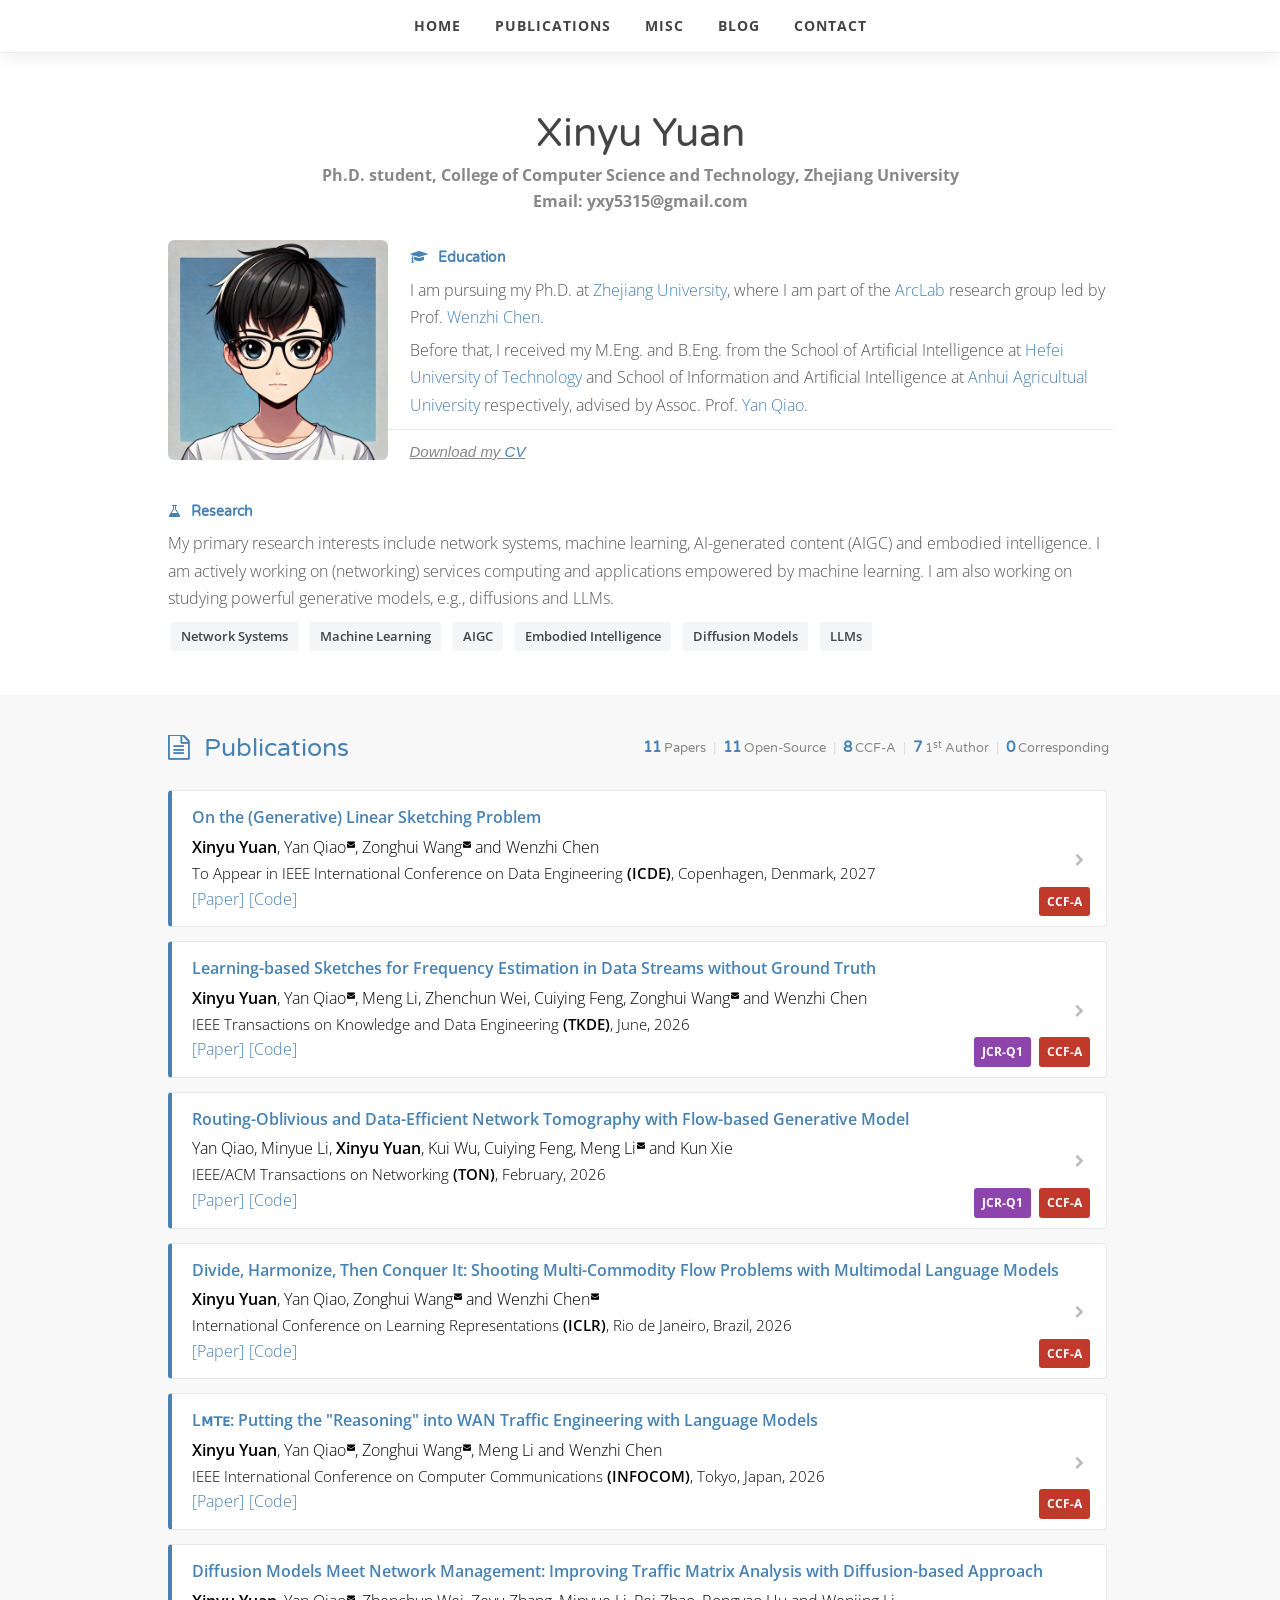
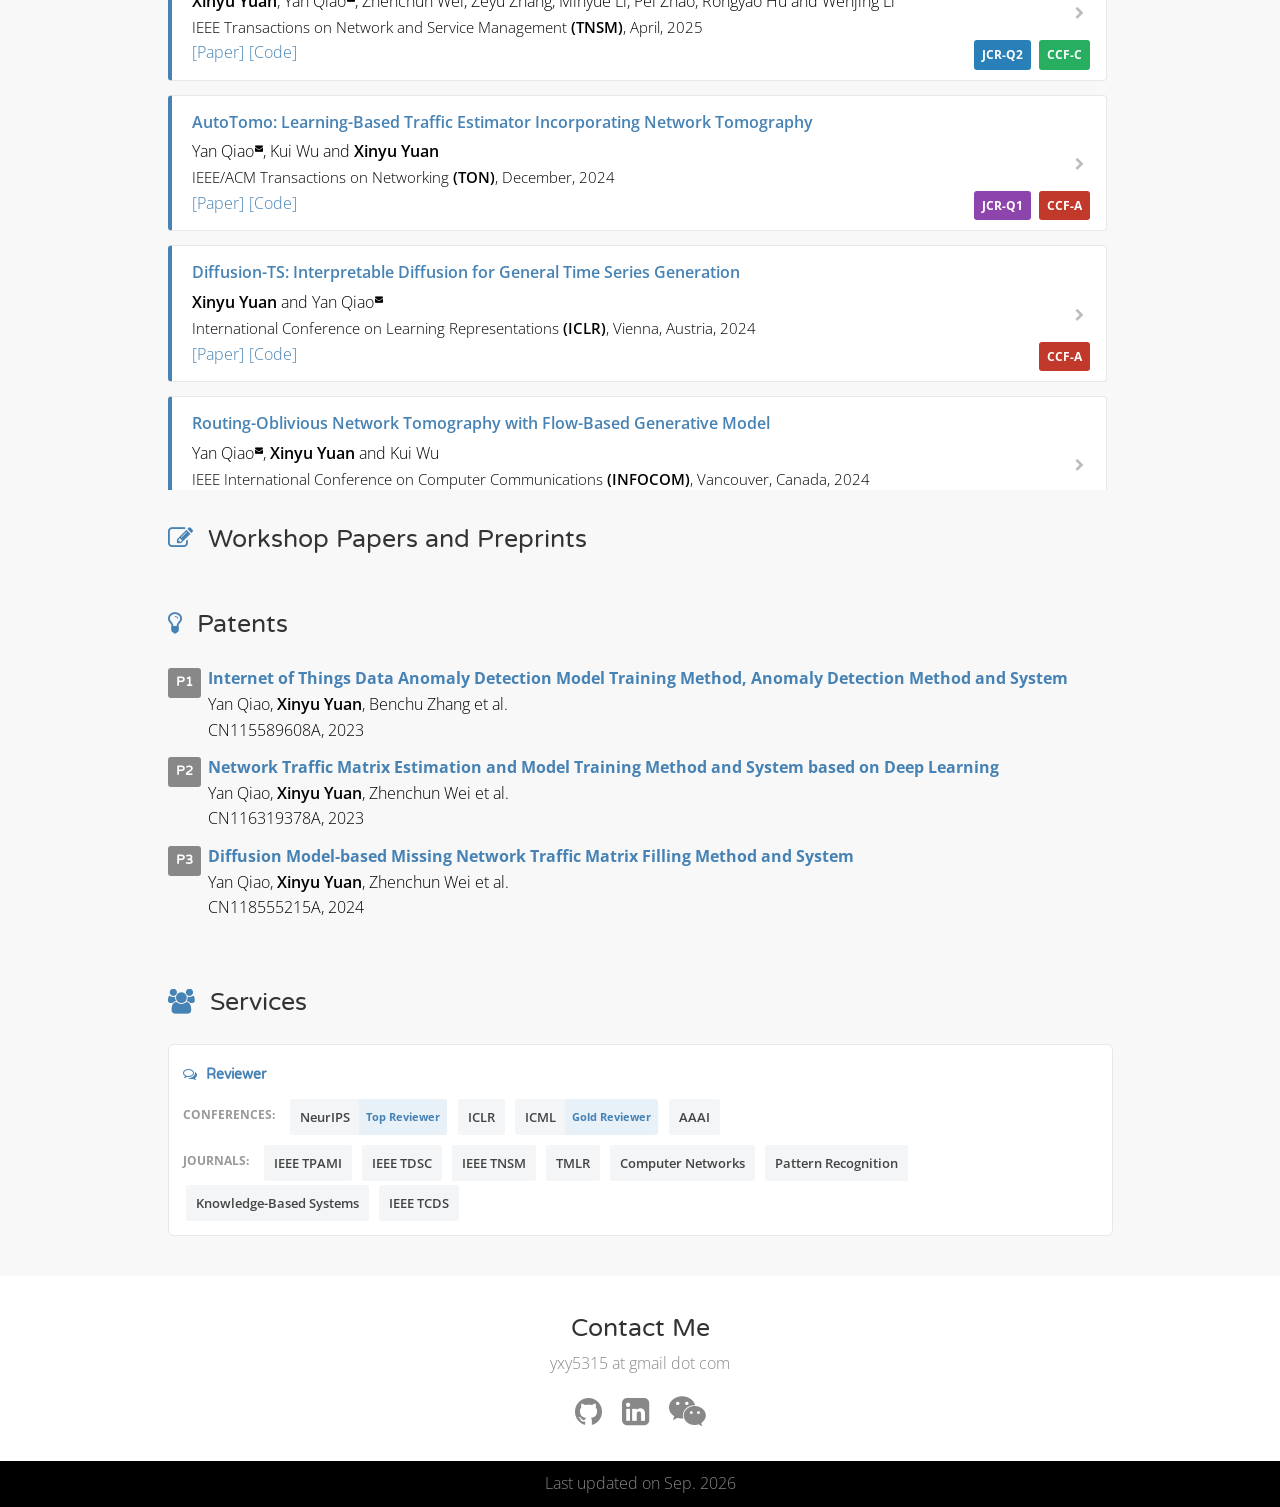
<file: index.html>
<!DOCTYPE html>
<html lang="en">

  <head>
    <meta charset="utf-8">
    <meta name="viewport" content="width=device-width, initial-scale=1.0">
    <meta name="author" content="Xinyu Yuan">
    <meta name="description" content="Xinyu Yuan is a Ph.D. student at ZJU, China. Advised by Professor Wenzhi Chen, his research includes machine learning, network management, optimization and generative models.">
    <meta name="keywords" content="Xinyu Yuan,Learning,AIGC,Star,Network,Homepage">
    <title>Xinyu Yuan's Homepage</title>

    <link rel="apple-touch-icon" sizes="180x180" href="images/favicons/zju-badge-180x180.png">
    <link rel="icon" type="image/png" sizes="32x32" href="images/favicons/zju-badge-32x32.png">
    <link rel="icon" type="image/png" sizes="16x16" href="images/favicons/zju-badge-16x16.png">
    <link rel="manifest" href="images/favicons/site.webmanifest">
    <link rel="mask-icon" href="images/favicons/zju-badge-vgodz.svg" color="#5bbad5">
    <link rel="shortcut icon" href="images/favicons/zju-badge-favicon.ico">
    <meta name="msapplication-TileColor" content="#9f00a7">
    <meta name="msapplication-config" content="images/favicons/browserconfig.xml">
    <meta name="theme-color" content="#ffffff">

    <!-- CSS -->
    <link href="css/bootstrap.min.css" rel="stylesheet" type="text/css">
    <link href="font-awesome/css/font-awesome.min.css" rel="stylesheet" type="text/css">
    <link href="css/animate.css" rel="stylesheet">
    <link href="css/style.css?v=bc5ea2" rel="stylesheet">
  </head>

  <body id="page-top" data-spy="scroll" data-target=".navbar-custom">
    <!-- Preloader -->
    <div id="preloader">
      <div id="load"></div>
    </div>

    <!-- Navigation -->
    <div id="navigation">
      <nav class="navbar navbar-custom" role="navigation">
        <div class="container">
          <div class="row">
            <div class="col-md-12">

              <div class="navbar-header">
                <button type="button" class="navbar-toggle" data-toggle="collapse" data-target="#menu">
                  <i class="fa fa-bars"></i>
                </button>
              </div>

              <div class="collapse navbar-collapse" id="menu">
                <ul class="nav navbar-nav">
                  <li class="active"><a href="#about">Home</a></li>
                  <li><a href="#next-publications">Publications</a></li>
                  <li><a href="#next-misc">Misc</a></li>
                  <li><a href="blog/index.html">Blog</a></li>
                  <li><a href="#next-contact">Contact</a></li>
                </ul>
              </div>
            </div>
          </div>
        </div>
      </nav>
    </div>
    <!-- /Navigation -->

    <!-- Section: about -->
    <section id="about" class="home-section">
      <div class="container">
        <div class="row">
          <div class="col-lg-8 col-lg-offset-2">
            <div class="page-heading section-heading text-center">
              <h2>Xinyu Yuan</h2>
              <p><strong>Ph.D. student, College of Computer Science and Technology, Zhejiang University<br/>Email: yxy5315@gmail.com</strong></p>
            </div>
          </div>
        </div>
      </div>

      <div class="container">
        <div class="row">
          <div class="col-md-1"></div>
          <div class="col-md-10">
            <img src="images/Profile_anime.jpg" class="portrait-float" alt=""/>
            <div class="bio-card">
              <div class="bio-item">
                <span class="bio-label"><i class="fa fa-graduation-cap"></i> Education</span>
                <p>
                  I am pursuing my Ph.D. at <a href="https://www.zju.edu.cn/english/">Zhejiang University</a>,
                  where I am part of the <a href="http://arc.zju.edu.cn/">ArcLab</a> research group
                  led by Prof. <a target="_blank" href="https://person.zju.edu.cn/chenwenzhi">Wenzhi Chen</a>.
                </p>
                <p>
                  Before that, I received my M.Eng. and B.Eng. from the School of Artificial Intelligence at
                  <a href="https://www.hfut.edu.cn/">Hefei University of Technology</a>
                  and School of Information and Artificial Intelligence
                  at <a target="_blank" href="https://eng.ahau.edu.cn/">Anhui Agricultual University</a>
                  respectively, advised by Assoc. Prof.
                  <a target="_blank" href="http://faculty.hfut.edu.cn/qiaoyan/en/index.htm">Yan Qiao</a>.
                </p>
              </div>
              <p class="down-cv">
                Download my <a target="_blank" href="pdf/CV_XinyuYuan.pdf">CV</a>
              </p>
            </div>

            <div class="bio-card" style="clear: both; padding-top: 14px;">
              <div class="bio-item">
                <span class="bio-label"><i class="fa fa-flask"></i> Research</span>
                <p>
                  My primary research interests include network systems, machine learning,
                  AI-generated content (AIGC) and embodied intelligence.
                  I am actively working on (networking) services computing and applications
                  empowered by machine learning.
                  I am also working on studying powerful generative models, e.g., diffusions and LLMs.
                </p>
                <div class="interest-tags">
                  <span class="rev-conf">Network Systems</span>
                  <span class="rev-conf">Machine Learning</span>
                  <span class="rev-conf">AIGC</span>
                  <span class="rev-conf">Embodied Intelligence</span>
                  <span class="rev-conf">Diffusion Models</span>
                  <span class="rev-conf">LLMs</span>
                </div>
              </div>
            </div>
          </div>
          <div class="col-md-1"></div>
        </div>
      </div>

      <div id="next-publications"></div>
    </section>
    <!-- /Section: about -->

    <!-- Section: publications -->
    <section id="publications" class="home-section bg-gray">
      <div class="container">
        <div class="row">
          <div class="col-lg-10 col-lg-offset-1">
            <div class="section-heading">
              <h3>
                <i class="fa fa-file-text-o"></i> <a target="_blank" href="https://scholar.google.com/citations?user=n7Oy3WcAAAAJ&hl=en">Publications</a>
                <span class="pub-stats-inline">
                  <span class="pub-stat"><span class="pub-stat-num">11</span> Papers</span>
                  <span class="pub-divider">|</span>
                  <span class="pub-stat"><span class="pub-stat-num">11</span> Open-Source</span>
                  <span class="pub-divider">|</span>
                  <span class="pub-stat"><span class="pub-stat-num">8</span> CCF-A</span>
                  <span class="pub-divider">|</span>
                  <span class="pub-stat"><span class="pub-stat-num">7</span> 1<sup>st</sup> Author</span>
                  <span class="pub-divider">|</span>
                  <span class="pub-stat"><span class="pub-stat-num">0</span> Corresponding</span>
                </span>
              </h3>
            </div>

            <div class="pub-scroll">
            <ul class="pub-list">

              <li>
                <div class="publication">
                  <div class="text">
                    <div class="title">
                      On the (Generative) Linear Sketching Problem
                    </div>
                    <div class="authors">
                      <span class="cd">Xinyu Yuan</span>, Yan Qiao<span class="corr"><i class="fa fa-envelope"></i></span>, Zonghui Wang<span class="corr"><i class="fa fa-envelope"></i></span> and Wenzhi Chen
                    </div>
                  </div>
                  <div class="venue">To Appear in IEEE International Conference on Data Engineering <span class="venue-st">(ICDE)</span>, Copenhagen, Denmark, 2027</div>
                  <span class="tag"><a target="_blank" href="https://arxiv.org/abs/2603.14474">[Paper]</a></span>
                  <span class="tag"><a target="_blank" href="https://github.com/Y-debug-sys/FLORE">[Code]</a></span>
                  <span class="pub-rank ccf-a">CCF-A</span>
                </div>
                <div class="pub-details">
                  <div class="pub-details-content">
                    <div class="pub-img">
                      <img src="images/linear-sketching.png" alt="Linear Sketching Overview">
                    </div>
                    <div class="pub-abstract">
                      <p>Sketch techniques have been extensively studied in recent years and are especially well-suited to data streaming scenarios, where the sketch summary is updated quickly and compactly. However, it is challenging to recover the current state from these summaries in a way that is accurate, fast, and real. In this paper, we seek a new solution that reconciles this tension, aiming for near-perfect recovery with lightweight computational procedures. Focusing on linear sketching problems of the form Φf → f, our study proceeds in three phases. First, we revisit existing techniques and show the root cause of the dilemma: an orthogonal information loss during the summarization process. Second, we investigate how generative priors can be leveraged to bridge the gap and thereby allow theoretically superior recovery. Third, we present FLORE, the first generative sketching paradigm to embrace these analyses. At its core, FLORE integrates invertible flows with efficient sketch instances to achieve the best of two worlds. More importantly, FLORE can be trained online without access to ground-truth data, which is readily deployable in practice. Comprehensive experiments demonstrate FLORE's ability to provide high-quality recovery, and support summary with low computing overhead, outperforming previous methods by up to 1000× in error reduction and 100× in processing speed compared to learning-based solutions.</p>
                    </div>
                  </div>
                </div>
              </li>

              <li>
                <div class="publication">
                  <div class="text">
                    <div class="title">
                      Learning-based Sketches for Frequency Estimation in Data Streams without Ground Truth
                    </div>
                    <div class="authors">
                      <span class="cd">Xinyu Yuan</span>, Yan Qiao<span class="corr"><i class="fa fa-envelope"></i></span>, Meng Li, Zhenchun Wei, Cuiying Feng, Zonghui Wang<span class="corr"><i class="fa fa-envelope"></i></span> and Wenzhi Chen
                    </div>
                  </div>
                  <div class="venue">IEEE Transactions on Knowledge and Data Engineering <span class="venue-st">(TKDE)</span>, June, 2026</div>
                  <span class="tag"><a target="_blank" href="https://arxiv.org/abs/2412.03611">[Paper]</a></span>
                  <span class="tag"><a target="_blank" href="https://github.com/Y-debug-sys/UCL-sketch">[Code]</a></span>
                  <span class="pub-rank ccf-a">CCF-A</span>
  <span class="pub-rank jcr-q1">JCR-Q1</span>
                </div>
                <div class="pub-details">
                  <div class="pub-details-content">
                    <div class="pub-img">
                      <img src="images/ucl-sketch.png" alt="UCL-Sketch Overview">
                    </div>
                    <div class="pub-abstract">
                      <p>Estimating the frequency of items on the high-volume, fast data stream has been extensively studied in many areas, such as database and network measurement. Traditional sketches provide only coarse estimates under strict memory constraints. Although some learning-augmented methods have emerged recently, they typically rely on offline training with real frequencies or/and labels, which are often unavailable. Moreover, these methods suffer from slow update speeds, limiting their suitability for real-time processing despite offering only marginal accuracy improvements. To overcome these challenges, we propose UCL-sketch, a practical learning-based paradigm for per-key frequency estimation. 
Our design introduces two key innovations: (i) an online training mechanism based on equivalent learning that requires no ground truth (GT), and (ii) a highly scalable architecture leveraging logically structured estimation buckets to scale to real-world data stream. The UCL-sketch, which utilizes compressive sensing (CS), converges to an estimator that provably yields a error bound far lower than that of prior works, without sacrificing the speed of processing. Extensive experiments on both real-world and synthetic datasets demonstrate that our approach outperforms previously proposed approaches regarding per-key accuracy and distribution. Notably, under extremely tight memory budgets, its quality almost matches that of an (infeasible) omniscient oracle. Moreover, compared to the existing equation-based sketch, UCL-sketch achieves an average decoding speedup of nearly 500 times.</p>
                    </div>
                  </div>
                </div>
              </li>

              <li>
                <div class="publication">
                  <div class="text">
                    <div class="title">
                      Routing-Oblivious and Data-Efficient Network Tomography with Flow-based Generative Model
                    </div>
                    <div class="authors">
                      Yan Qiao, Minyue Li, <span class="cd">Xinyu Yuan</span>, Kui Wu, Cuiying Feng, Meng Li<span class="corr"><i class="fa fa-envelope"></i></span> and Kun Xie
                    </div>
                  </div>
                  <div class="venue">IEEE/ACM Transactions on Networking <span class="venue-st">(TON)</span>, February, 2026</div>
                  <span class="tag"><a target="_blank" href="https://ieeexplore.ieee.org/document/11397407">[Paper]</a></span>
                  <span class="tag"><a target="_blank" href="https://github.com/duoduoqiao/FlowTM">[Code]</a></span>
                  <span class="pub-rank ccf-a">CCF-A</span>
  <span class="pub-rank jcr-q1">JCR-Q1</span>
                </div>
                <div class="pub-details">
                  <div class="pub-details-content">
                    <div class="pub-img">
                      <img src="images/flowtm-extend.png" alt="FlowTM (extended) Overview">
                    </div>
                    <div class="pub-abstract">
                      <p>Given the high cost associated with directly measuring the Traffic Matrix (TM), researchers have devoted efforts to devising methods for estimating the complete TM from low-cost link loads by solving a set of heavily ill-posed linear equations. Today’s increasingly intricate networks present an even greater challenge: as adaptive and dynamically changing routing strategies are gradually replacing traditional fixed routing schemes, the routing matrix within these equations can no longer be deemed reliable. In our previous work, we pioneered a flow-based generative model, FlowTM, which estimated the TM by establishing an invertible correlation between the TM and link loads without relying on the routing matrix. We demonstrated that the missing information in the ill-posed equations can be decoupled from the TM and learned jointly with the invertible mapping. Considering that acquiring a complete training set for FlowTM is often impractical in many real-world networks, we further propose an enhanced model, FlowTM+, in this extended work. It incorporates an Inspector module to mine deeper latent structures from the partially observed TM data and link load measurements. This new technique effectively compensates for unobservable information in the training data. Extensive experiments demonstrate that FlowTM improves the performance of the best baseline by 38%–58% when the actual routing matrix is absent. Remarkably, with only 2% of the training data, FlowTM+ achieves an estimation accuracy comparable to that of state-of-the-art baselines trained with full routing knowledge and complete training data.</p>
                    </div>
                  </div>
                </div>
              </li>

              <li>
                <div class="publication">
                  <div class="text">
                    <div class="title">
                      Divide, Harmonize, Then Conquer It: Shooting Multi-Commodity Flow Problems with Multimodal Language Models
                    </div>
                    <div class="authors">
                      <span class="cd">Xinyu Yuan</span>, Yan Qiao, Zonghui Wang<span class="corr"><i class="fa fa-envelope"></i></span> and Wenzhi Chen<span class="corr"><i class="fa fa-envelope"></i></span>
                    </div>
                  </div>
                  <div class="venue">International Conference on Learning Representations <span class="venue-st">(ICLR)</span>, Rio de Janeiro, Brazil, 2026</div>
                  <span class="tag"><a target="_blank" href="https://arxiv.org/abs/2602.11057">[Paper]</a></span>
                  <span class="tag"><a target="_blank" href="https://github.com/Y-debug-sys/Pram">[Code]</a></span>
                  <span class="pub-rank ccf-a">CCF-A</span>
</div>
                <div class="pub-details">
                  <div class="pub-details-content">
                    <div class="pub-img">
                      <img src="images/pram.png" alt="Pram Overview">
                    </div>
                    <div class="pub-abstract">
                      <p>The multi-commodity flow (MCF) problem is a fundamental topic in network flow and combinatorial optimization, with broad applications in transportation, communication, and logistics, etc. Nowadays, the rapid expansion of allocation systems has posed challenges for existing optimization engines in balancing optimality and tractability. In this paper, we present Pram, the first ML-based method that leverages the reasoning power of multimodal language models (MLMs) for addressing the trade-off dilemma -- a great need of service providers. As part of our proposal, Pram (i) quickly computes high-quality allocations by dividing the original problem into local subproblems, which are then resolved by an MLM-powered "agent", and (ii) ensures global consistency by harmonizing these subproblems via a multi-agent reinforcement learning algorithm. Theoretically, we show that Pram, which learns to perform gradient descent in context, provably converges to the optimum within the family of MCF problems. Empirically, on real-world datasets and public topologies, Pram achieves performance comparable to, and in some cases even surpassing, linear programming solvers (very close to the optimal solution), and substantially lower runtimes (1 to 2 orders of magnitude faster). Moreover, Pram exhibits strong robustness (<10% performance degradation under link failures or flow bursts), demonstrating MLM's generalization ability to unforeseen events. Pram is objective-agnostic and seamlessly integrates with mainstream allocation systems, providing a practical and scalable solution for future networks.</p>
                    </div>
                  </div>
                </div>
              </li>

              <li>
                <div class="publication">
                  <div class="text">
                    <div class="title">
                      Lᴍᴛᴇ: Putting the "Reasoning" into WAN Traffic Engineering with Language Models
                    </div>
                    <div class="authors">
                      <span class="cd">Xinyu Yuan</span>, Yan Qiao<span class="corr"><i class="fa fa-envelope"></i></span>, Zonghui Wang<span class="corr"><i class="fa fa-envelope"></i></span>, Meng Li and Wenzhi Chen
                    </div>
                  </div>
                  <div class="venue">IEEE International Conference on Computer Communications <span class="venue-st">(INFOCOM)</span>, Tokyo, Japan, 2026</div>
                  <span class="tag"><a target="_blank" href="http://arxiv.org/abs/2602.00941">[Paper]</a></span>
                  <span class="tag"><a target="_blank" href="https://github.com/Y-debug-sys/LMTE">[Code]</a></span>
                  <span class="pub-rank ccf-a">CCF-A</span>
</div>
                <div class="pub-details">
                  <div class="pub-details-content">
                    <div class="pub-img">
                      <img src="images/lmte.png" alt="LMTE Overview">
                    </div>
                    <div class="pub-abstract">
                      <p>The rapid expansion of modern wide-area networks (WANs) has made traffic engineering (TE) increasingly challenging, as traditional solvers struggle to keep pace. Although existing offline ML-driven approaches accelerate TE optimization with deep neural networks (DNNs), they often lack sufficient expressiveness and generalization on unseen traffic patterns or topologies, limiting their practicality. Inspired by the success of large language models (LMs), for the first time, this paper investigates their potential as general-purpose traffic planners. Our contributions are two-fold: (i) Theoretically, we show that pre-trained LMs can simulate the sequential decision processes underlying TE and, crucially, exhibit parallel reasoning capabilities, making them well-suited for the task; (ii) Practically, we present LMTE, a novel LM-driven TE framework that embraces these insights through efficient multimodal alignment and lightweight configuration generation, all while preserving the model's original abilities. Extensive experiments demonstrate that fold matches top-tier performance on five datasets, achieving up to 15% better maximum link utilization (MLU) and consistently lower performance degradation across diverse scenarios, e.g., less than 5% with high traffic dynamics and link failures. Moreover, it achieves 10 to 100 times speedups over traditional TE solvers.</p>
                    </div>
                  </div>
                </div>
              </li>

              <li>
                <div class="publication">
                  <div class="text">
                    <div class="title">
                      Diffusion Models Meet Network Management: Improving Traffic Matrix Analysis with Diffusion-based Approach
                    </div>
                    <div class="authors">
                      <span class="cd">Xinyu Yuan</span>, Yan Qiao<span class="corr"><i class="fa fa-envelope"></i></span>, Zhenchun Wei, Zeyu Zhang, Minyue Li, Pei Zhao, Rongyao Hu and Wenjing Li
                    </div>
                  </div>
                  <div class="venue">IEEE Transactions on Network and Service Management <span class="venue-st">(TNSM)</span>, April, 2025</div>
                  <span class="tag"><a target="_blank" href="https://ieeexplore.ieee.org/document/10835411">[Paper]</a></span>
                  <span class="tag"><a target="_blank" href="https://github.com/Y-debug-sys/DTM">[Code]</a></span>
                  <span class="pub-rank ccf-c">CCF-C</span>
  <span class="pub-rank jcr-q2">JCR-Q2</span>
                </div>
                <div class="pub-details">
                  <div class="pub-details-content">
                    <div class="pub-img">
                      <img src="images/dtm.png" alt="DTM Overview">
                    </div>
                    <div class="pub-abstract">
                      <p>Due to network operation and maintenance relying heavily on network traffic monitoring, traffic matrix analysis has been one of the most crucial issues for network management related tasks. However, it is challenging to reliably obtain the precise measurement in computer networks because of the high measurement cost, and the unavoidable transmission loss. Although some methods proposed in recent years allowed estimating network traffic from partial flow-level or link-level measurements, they often perform poorly for traffic matrix estimation nowadays. Despite strong assumptions like low-rank structure and the prior distribution, existing techniques are usually task-specific and tend to be significantly worse as modern network communication is extremely complicated and dynamic. To address the dilemma, this paper proposed a diffusion-based traffic matrix analysis framework named Diffusion-TM, which leverages problem-agnostic diffusion to notably elevate the estimation performance in both traffic distribution and accuracy. The novel framework not only takes advantage of the powerful generative ability of diffusion models to produce realistic network traffic, but also leverages the denoising process to unbiasedly estimate all end-to-end traffic in a plug-and-play manner under theoretical guarantee. Moreover, taking into account that compiling an intact traffic dataset is usually infeasible, we also propose a two-stage training scheme to make our framework be insensitive to missing values in the dataset. With extensive experiments with real-world datasets, we illustrate the effectiveness of Diffusion-TM on several tasks. Moreover, the results also demonstrate that our method can obtain promising results even with 5% known values left in the datasets.</p>
                    </div>
                  </div>
                </div>
              </li>

              <li>
                <div class="publication">
                  <div class="text">
                    <div class="title">
                      AutoTomo: Learning-Based Traffic Estimator Incorporating Network Tomography
                    </div>
                    <div class="authors">
                      Yan Qiao<span class="corr"><i class="fa fa-envelope"></i></span>, Kui Wu and <span class="cd">Xinyu Yuan</span>
                    </div>
                  </div>
                  <div class="venue">IEEE/ACM Transactions on Networking <span class="venue-st">(TON)</span>, December, 2024</div>
                  <span class="tag"><a target="_blank" href="https://ieeexplore.ieee.org/document/10589439">[Paper]</a></span>
                  <span class="tag"><a target="_blank" href="https://github.com/duoduoqiao/AutoTomo">[Code]</a></span>
                  <span class="pub-rank ccf-a">CCF-A</span>
  <span class="pub-rank jcr-q1">JCR-Q1</span>
                </div>
                <div class="pub-details">
                  <div class="pub-details-content">
                    <div class="pub-img">
                      <img src="images/autotomo.png" alt="AutoTomo Overview">
                    </div>
                    <div class="pub-abstract">
                      <p>Estimating the Traffic Matrix (TM) is a critical yet resource-intensive process in network management. With the advent of deep learning models, we now have the potential to learn the inverse mapping from link loads to origin-destination (OD) flows more efficiently and accurately. However, a significant hurdle is that all current learning-based techniques necessitate a training dataset covering a comprehensive TM for a specific duration. This requirement is often unfeasible in practical scenarios. This paper addresses this complex learning challenge, specifically when dealing with incomplete and biased TM data. Our initial approach involves parameterizing the unidentified flows, thereby transforming this problem of target-deficient learning into an empirical optimization problem that integrates tomography constraints. Following this, we introduce AutoTomo, a learning-based architecture designed to optimize both the inverse mapping and the unexplored flows during the model’s training phase. We also propose an innovative observation selection algorithm, which aids network operators in gathering the most insightful measurements with limited device resources. We evaluate AutoTomo with three public traffic datasets Abilene, GÉANT and Cernet. The results reveal that AutoTomo outperforms five state-of-the-art learning-based TM estimation techniques. With complete training data, AutoTomo enhances the accuracy of the most efficient method by 15%, while it shows an improvement between 30% to 56% with incomplete training data. Furthermore, AutoTomo exhibits rapid testing speed, making it a viable tool for real-time TM estimation.</p>
                    </div>
                  </div>
                </div>
              </li>

              <li>
                <div class="publication">
                  <div class="text">
                    <div class="title">
                      Diffusion-TS: Interpretable Diffusion for General Time Series Generation
                    </div>
                    <div class="authors">
                      <span class="cd">Xinyu Yuan</span> and Yan Qiao<span class="corr"><i class="fa fa-envelope"></i></span>
                    </div>
                  </div>
                  <div class="venue">International Conference on Learning Representations <span class="venue-st">(ICLR)</span>, Vienna, Austria, 2024</div>
                  <span class="tag"><a target="_blank" href="https://arxiv.org/abs/2403.01742">[Paper]</a></span>
                  <span class="tag"><a target="_blank" href="https://github.com/Y-debug-sys/Diffusion-TS">[Code]</a></span>
                  <span class="pub-rank ccf-a">CCF-A</span>
</div>
                <div class="pub-details">
                  <div class="pub-details-content">
                    <div class="pub-img">
                      <img src="images/diffusion-ts.png" alt="Diffusion-TS Overview">
                    </div>
                    <div class="pub-abstract">
                      <p>Denoising diffusion probabilistic models (DDPMs) are becoming the leading paradigm for generative models. It has recently shown breakthroughs in audio synthesis, time series imputation and forecasting. In this paper, we propose Diffusion-TS, a novel diffusion-based framework that generates multivariate time series samples of high quality by using an encoder-decoder transformer with disentangled temporal representations, in which the decomposition technique guides Diffusion-TS to capture the semantic meaning of time series while transformers mine detailed sequential information from the noisy model input. Different from existing diffusion-based approaches, we train the model to directly reconstruct the sample instead of the noise in each diffusion step, combining a Fourier-based loss term. Diffusion-TS is expected to generate time series satisfying both interpretablity and realness. In addition, it is shown that the proposed Diffusion-TS can be easily extended to conditional generation tasks, such as forecasting and imputation, without any model changes. This also motivates us to further explore the performance of Diffusion-TS under irregular settings. Finally, through qualitative and quantitative experiments, results show that Diffusion-TS achieves the state-of-the-art results on various realistic analyses of time series.</p>
                    </div>
                  </div>
                </div>
              </li>

              <li>
                <div class="publication">
                  <div class="text">
                    <div class="title">
                      Routing-Oblivious Network Tomography with Flow-Based Generative Model
                    </div>
                    <div class="authors">
                      Yan Qiao<span class="corr"><i class="fa fa-envelope"></i></span>, <span class="cd">Xinyu Yuan</span> and Kui Wu
                    </div>
                  </div>
                  <div class="venue">IEEE International Conference on Computer Communications <span class="venue-st">(INFOCOM)</span>, Vancouver, Canada, 2024</div>
                  <span class="tag"><a target="_blank" href="https://ieeexplore.ieee.org/document/10621139">[Paper]</a></span>
                  <span class="tag"><a target="_blank" href="https://github.com/duoduoqiao/FlowTM">[Code]</a></span>
                  <span class="pub-rank ccf-a">CCF-A</span>
</div>
                <div class="pub-details">
                  <div class="pub-details-content">
                    <div class="pub-img">
                      <img src="images/flowtm.png" alt="FlowTM Overview">
                    </div>
                    <div class="pub-abstract">
                      <p>Given the high cost associated with directly measuring the traffic matrix (TM), researchers have dedicated decades to devising methods for estimating the complete TM from low-cost link loads by solving a set of heavily ill-posed linear equations. Today’s increasingly intricate networks present an even greater challenge: the routing matrix within these equations can no longer be deemed reliable. To address this challenge, we, for the first time, employ a flow-based generative model for TM estimation by establishing an invertible correlation between TM and link loads, oblivious of the routing matrix. We demonstrate that the lost information within the ill-posed equations can be independently segregated from the TM. Our model collaboratively learns the invertible correlations between TM and link loads as well as the distribution of the lost information. As a result, our model can unbiasedly reverse-transform the link loads to the true TM. Our model has undergone extensive experiments on two real-world datasets. Surprisingly, even without knowledge of the routing matrix, it significantly outperforms six representative baselines in deterministic and noisy routing scenarios regarding estimation accuracy and distribution similarity. Particularly, if the actual routing matrix is absent, our model can improve the performance of the best baseline by 41% ∼ 58%.</p>
                    </div>
                  </div>
                </div>
              </li>

              <li>
                <div class="publication">
                  <div class="text">
                    <div class="title">
                      Unsupervised Anomaly Detection for Multivariate Time Series using Diffusion Model
                    </div>
                    <div class="authors">
                      Rongyao Hu, <span class="cd">Xinyu Yuan</span>, Yan Qiao<span class="corr"><i class="fa fa-envelope"></i></span>, BenChu Zhang and Pei Zhao
                    </div>
                  </div>
                  <div class="venue">IEEE International Conference on Acoustics, Speech and Signal Processing <span class="venue-st">(ICASSP)</span>, Seoul, Korea, 2024</div>
                  <span class="tag"><a target="_blank" href="https://ieeexplore.ieee.org/document/10447083">[Paper]</a></span>
                  <span class="tag"><a target="_blank" href="https://github.com/Hurongyao/TIMEADDM">[Code]</a></span>
                  <span class="pub-rank ccf-b">CCF-B</span>
</div>
                <div class="pub-details">
                  <div class="pub-details-content no-img">
                    <div class="pub-img">
                      <!-- <img src="images/timeaddm.png" alt="TIMEADDM Overview"> -->
                    </div>
                    <div class="pub-abstract">
                      <p>Unsupervised anomaly detection for multivariate time series (MTS) is a challenging task due to the difficulties of precisely learning the complex data patterns of MTS. The recent progress in sample generation achieved by diffusion models (DMs) motivates us to leverage the powerful learning ability of DMs to make a breakthrough in unsupervised anomaly detection for MTS. In this paper, we make the first attempt to design a novel diffusion-based anomaly detection model (named TimeADDM) for MTS data using the effective learning mechanism of DMs. To enhance the learning effect on MTS data, we propose to apply diffusion steps to the representations that accumulate the global time correlations through recurrent embedding. To enable the model for accurate anomaly detection, we design a reconstruction strategy that uses various levels of diffusion to compute the anomaly scores from different angles. By comparing TimeADDM with the state-of-the-art benchmarks, the results demonstrate that TimeADDM outperforms all baselines in terms of detection accuracy in four real-world MTS datasets and makes an improvement on the F1 score by up to 22%.</p>
                    </div>
                  </div>
                </div>
              </li>

              <li>
                <div class="publication">
                  <div class="text">
                    <div class="title">
                      Traffic Matrix Estimation based on Denoising Diffusion Probabilistic Model
                    </div>
                    <div class="authors">
                      <span class="cd">Xinyu Yuan</span>, Yan Qiao<span class="corr"><i class="fa fa-envelope"></i></span>, Pei Zhao, Rongyao Hu and Benchu Zhang
                    </div>
                  </div>
                  <div class="venue">IEEE Symposium on Computers and Communications <span class="venue-st">(ISCC)</span>, Tunis, Tunisia, 2023</div>
                  <span class="tag"><a target="_blank" href="https://ieeexplore.ieee.org/document/10218016">[Paper]</a></span>
                  <span class="tag"><a target="_blank" href="https://github.com/Y-debug-sys/DDPM-TME">[Code]</a></span>
                  <span class="pub-rank ccf-c">CCF-C</span>
                </div>
                <div class="pub-details">
                  <div class="pub-details-content">
                    <div class="pub-img">
                      <img src="images/ddpm-tme.png" alt="DDPM-TME Overview">
                    </div>
                    <div class="pub-abstract">
                      <p>The traffic matrix estimation (TME) problem has been widely researched for decades of years. Recent progresses in deep generative models offer new opportunities to tackle TME problems in a more advanced way. In this paper, we leverage the powerful ability of denoising diffusion probabilistic models (DDPMs) on distribution learning, and for the first time adopt DDPM to address the TME problem. To ensure a good performance of DDPM on learning the distributions of TMs, we design a preprocessing module to reduce the dimensions of TMs while keeping the data variety of each OD flow. To improve the estimation accuracy, we parameterize the noise factors in DDPM and transform the TME problem into a gradient-descent optimization problem. Finally, we compared our method with the state-of-the-art TME methods using two real-world TM datasets, the experimental results strongly demonstrate the superiority of our method on both TM synthesis and TM estimation.</p>
                    </div>
                  </div>
                </div>
              </li>
            </ul>
            </div>

            <div class="section-heading">
              <h3><i class="fa fa-pencil-square-o"></i> Workshop Papers and Preprints</h3>
            </div>

            <ul class="pub-list">

              <!--  -->

            </ul>

            <div id="next-misc"></div>

            <div class="section-heading">
              <h3><i class="fa fa-lightbulb-o"></i> Patents</h3>
            </div>

            <ul class="competition">
              <li>
                <b><a target="_blank" href="https://patents.google.com/patent/CN115589608A/en?oq=CN115589608A">Internet of Things Data Anomaly Detection Model Training Method, Anomaly Detection Method and System</a></b>
                <div class="authors">
                  Yan Qiao, <span class="cd">Xinyu Yuan</span>, Benchu Zhang et al.
                </div>
                <div class="info">
                  CN115589608A, 2023
                </div>
              </li>
              
              <li>
                <b><a target="_blank" href="https://patents.google.com/patent/CN116319378A/en?oq=CN116319378A">Network Traffic Matrix Estimation and Model Training Method and System based on Deep Learning</a></b>
                <div class="authors">
                  Yan Qiao, <span class="cd">Xinyu Yuan</span>, Zhenchun Wei et al.
                </div>
                <div class="info">
                  CN116319378A, 2023
                </div>
              </li>

              <li>
                <b><a target="_blank" href="https://patents.google.com/patent/CN118555215A/en?oq=CN118555215A">Diffusion Model-based Missing Network Traffic Matrix Filling Method and System</a></b>
                <div class="authors">
                  Yan Qiao, <span class="cd">Xinyu Yuan</span>, Zhenchun Wei et al.
                </div>
                <div class="info">
                  CN118555215A, 2024
                </div>
              </li>
            </ul>

            <div id="next-misc"></div>

            <div class="section-heading">
              <h3><i class="fa fa-users"></i> Services</h3>
            </div>

             <ul class="service">
              <li>
                <span class="service-label"><i class="fa fa-comments-o"></i> Reviewer</span>
                <div class="rev-group">
                  <span class="rev-group-label">Conferences:</span>
                  <span class="rev-conf">NeurIPS</span> <span class="rev-badge">Top Reviewer</span>
                  <span class="rev-conf">ICLR</span>
                  <span class="rev-conf">ICML</span> <span class="rev-badge">Gold Reviewer</span>
                  <span class="rev-conf">AAAI</span>
                </div>
                <div class="rev-group">
                  <span class="rev-group-label">Journals:</span>
                  <span class="rev-conf">IEEE TPAMI</span>
                  <span class="rev-conf">IEEE TDSC</span>
                  <span class="rev-conf">IEEE TNSM</span>
                  <span class="rev-conf">TMLR</span>
                  <span class="rev-conf">Computer Networks</span>
                  <span class="rev-conf">Pattern Recognition</span>
                  <span class="rev-conf">Knowledge-Based Systems</span>
                  <span class="rev-conf">IEEE TCDS</span>
                </div>
              </li>
            </ul>

          </div>
        </div>
      </div>

      <div id="next-contact"></div>
    </section>
    <!-- /Section: publications -->

    <!-- Section: contact -->
    <section id="contact" class="home-section">
      <div class="heading-contact">
        <div class="container">
          <div class="row">
            <div class="col-lg-8 col-lg-offset-2">

              <div class="section-heading text-center">
                <h3>Contact Me</h3>
              </div>

              <div class="text-center">
                <p>yxy5315 at gmail dot com</p>
                <!-- <p>OR</p> -->
                <span class="icon">
                  <a target="_blank" href="https://github.com/Y-debug-sys"><i class="fa fa-github fa-2x"></i></a>
                </span>
                <span class="icon">
                  <a target="_blank" href="https://www.linkedin.com/in/新宇-袁-6b4208300/"><i class="fa fa-linkedin-square fa-2x"></i></a>
                </span>
                <span class="icon">
                  <a target="_blank" href="weixin://contacts/profile/yuanxinyu_zzz"><i class="fa fa-weixin fa-2x"></i></a>
                </span>
              </div>
            </div>
          </div>
        </div>
      </div>
    </section>
    <!-- /Section: contact -->

    <footer>
      <div class="container">
        <div class="row">
          <div class="col-md-12 col-lg-12">
            Last updated on Sep. 2026 
          </div>
        </div>
      </div>
    </footer>

    <!-- <span class="small">[Webpage template borrows from <a target="_blank" href="https://github.com/duchao0726/duchao0726.github.io">Chao Du</a>]</span> -->

    <!-- Core JavaScript Files -->
    <script src="js/jquery.min.js"></script>
    <script src="js/bootstrap.min.js"></script>
    <script src="js/jquery.easing.min.js"></script>
    <script src="js/jquery.sticky.js"></script>
    <script src="js/wow.min.js"></script>
    <!-- Custom Theme JavaScript -->
    <script src="js/custom.js"></script>

  </body>

</html>
</file>
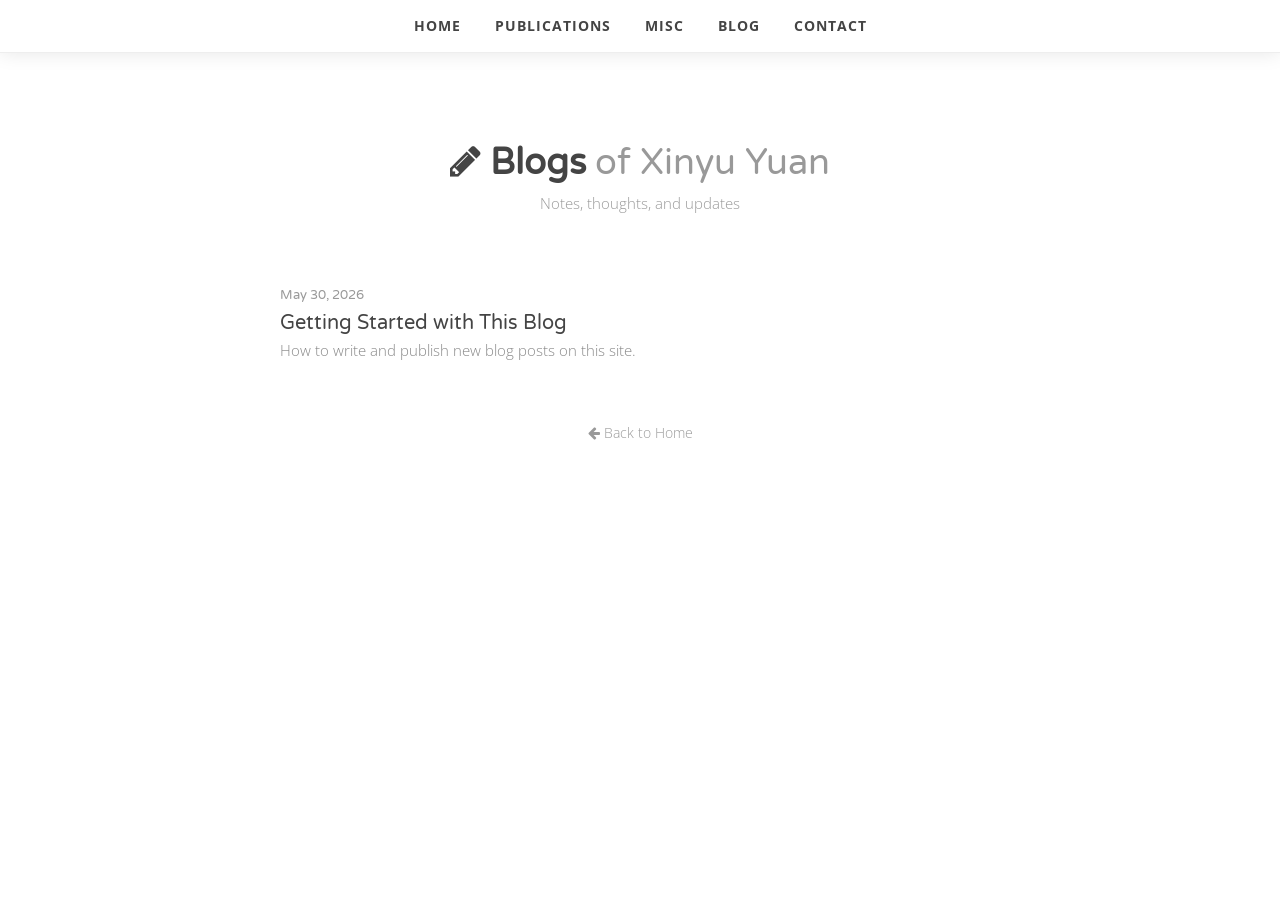
<file: blog/index.html>
<!DOCTYPE html>
<html lang="en">

<head>
  <meta charset="utf-8">
  <meta name="viewport" content="width=device-width, initial-scale=1.0">
  <meta name="author" content="Xinyu Yuan">
  <title>Blog - Xinyu Yuan</title>

  <link rel="apple-touch-icon" sizes="180x180" href="../images/favicons/zju-badge-180x180.png">
  <link rel="icon" type="image/png" sizes="32x32" href="../images/favicons/zju-badge-32x32.png">
  <link rel="icon" type="image/png" sizes="16x16" href="../images/favicons/zju-badge-16x16.png">
  <link rel="shortcut icon" href="../images/favicons/zju-badge-favicon.ico">

  <link href="../css/bootstrap.min.css" rel="stylesheet" type="text/css">
  <link href="../font-awesome/css/font-awesome.min.css" rel="stylesheet" type="text/css">
  <link href="../css/style.css?v=bc5ea2" rel="stylesheet">

  <style>
    .blog-header {
      text-align: center;
      padding: 50px 0 30px;
    }
    .blog-header h1 {
      font-size: 36px;
      margin-bottom: 8px;
      font-weight: 700;
    }
    .blog-author {
      font-weight: 300;
      color: #999;
    }
    .blog-header p {
      color: #999;
      font-size: 15px;
    }

    .post-list {
      list-style: none;
      padding: 0;
      max-width: 720px;
      margin: 0 auto;
    }
    .post-list > li {
      padding: 18px 0;
      border-bottom: 1px solid #eee;
    }
    .post-list > li:last-child {
      border-bottom: none;
    }

    .post-date {
      font-size: 13px;
      color: #999;
      font-family: 'Varela Round', sans-serif;
      margin-bottom: 4px;
    }
    .post-title {
      font-family: 'Varela Round', sans-serif;
      font-size: 20px;
      font-weight: 400;
      margin: 0 0 4px;
    }
    .post-title a {
      color: #444;
    }
    .post-title a:hover {
      color: #4682b4;
    }
    .post-excerpt {
      color: #888;
      font-size: 15px;
      line-height: 1.6em;
      margin: 0;
    }

    .back-home {
      text-align: center;
      margin: 40px 0;
    }
    .back-home a {
      font-size: 14px;
      color: #999;
    }
    .back-home a:hover {
      color: #4682b4;
    }
  </style>
</head>

<body id="page-top">

  <!-- Navigation -->
  <div id="navigation">
    <nav class="navbar navbar-custom" role="navigation">
      <div class="container">
        <div class="row">
          <div class="col-md-12">
            <div id="menu">
              <ul class="nav navbar-nav">
                <li><a href="../index.html#about">Home</a></li>
                <li><a href="../index.html#next-publications">Publications</a></li>
                <li><a href="../index.html#next-misc">Misc</a></li>
                <li class="active"><a href="index.html">Blog</a></li>
                <li><a href="../index.html#next-contact">Contact</a></li>
              </ul>
            </div>
          </div>
        </div>
      </div>
    </nav>
  </div>

  <section class="home-section">
    <div class="container">
      <div class="blog-header">
        <h1><i class="fa fa-pencil"></i> Blogs <span class="blog-author">of Xinyu Yuan</span></h1>
        <p>Notes, thoughts, and updates</p>
      </div>

      <ul class="post-list">

        <li>
          <div class="post-date">May 30, 2026</div>
          <h3 class="post-title"><a href="posts/getting-started.html">Getting Started with This Blog</a></h3>
          <p class="post-excerpt">How to write and publish new blog posts on this site.</p>
        </li>

      </ul>

      <div class="back-home">
        <a href="../index.html"><i class="fa fa-arrow-left"></i> Back to Home</a>
      </div>
    </div>
  </section>

</body>
</html>
</file>
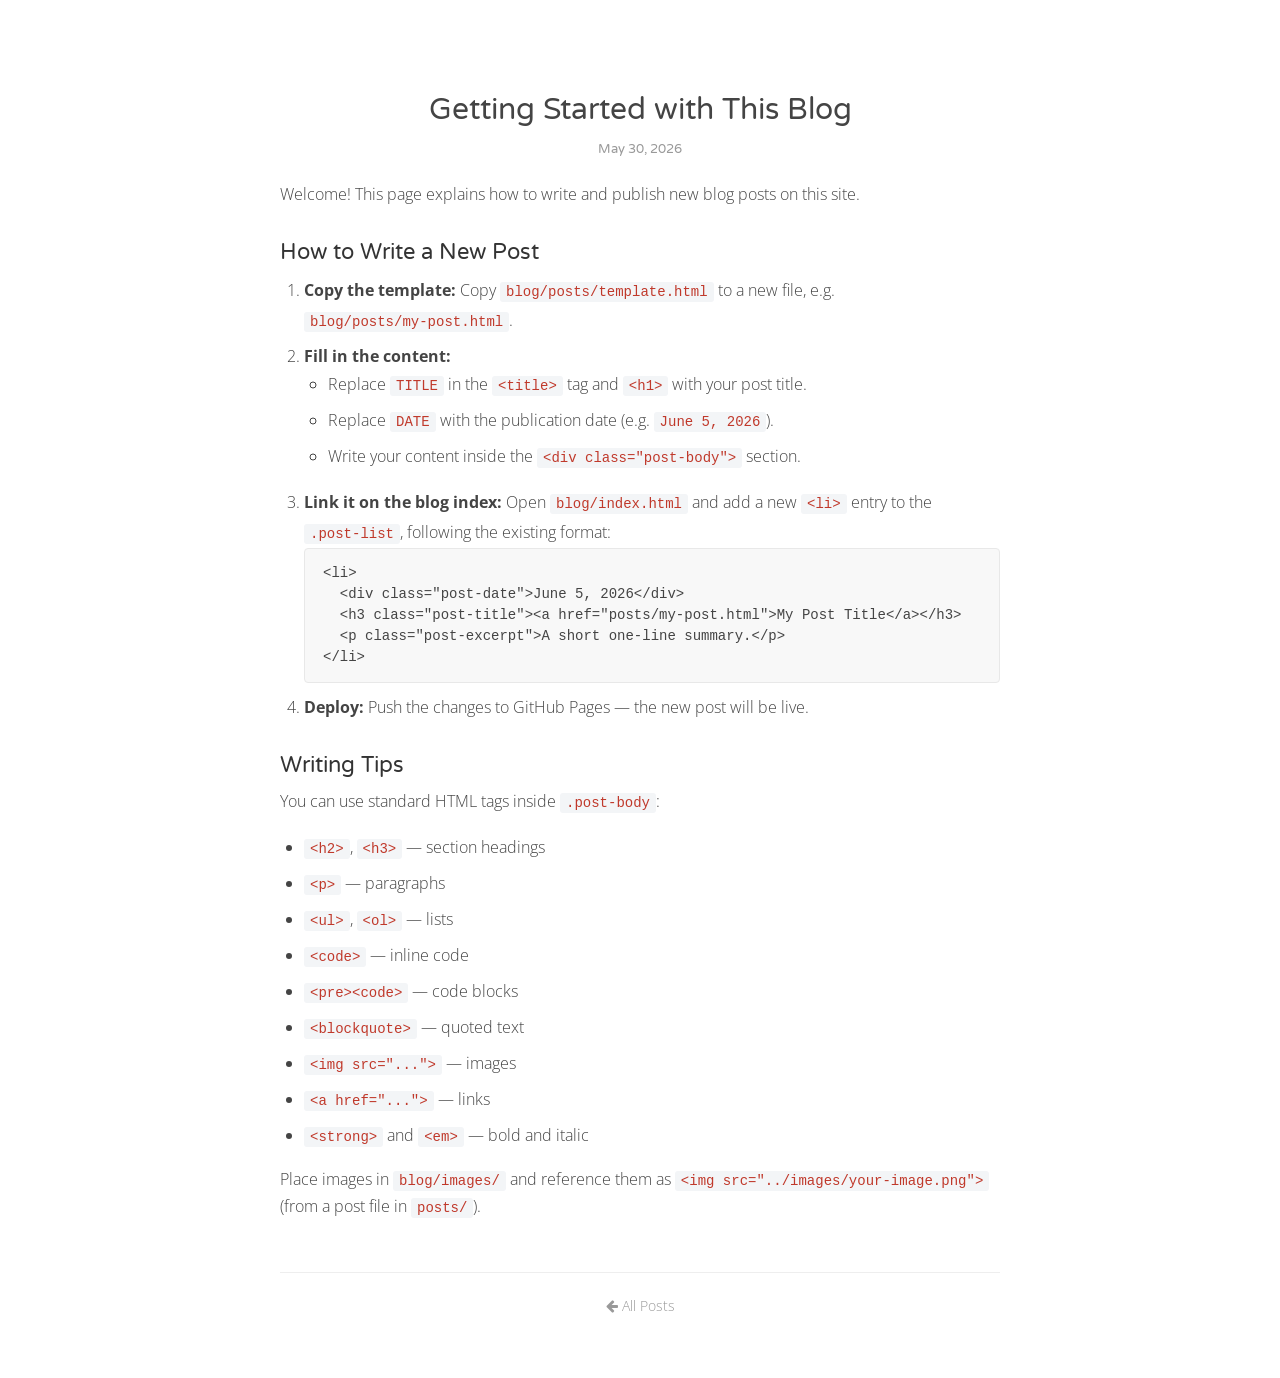
<file: blog/posts/getting-started.html>
<!DOCTYPE html>
<html lang="en">

<head>
  <meta charset="utf-8">
  <meta name="viewport" content="width=device-width, initial-scale=1.0">
  <title>Getting Started with This Blog - Xinyu Yuan</title>

  <link rel="apple-touch-icon" sizes="180x180" href="../../images/favicons/zju-badge-180x180.png">
  <link rel="icon" type="image/png" sizes="32x32" href="../../images/favicons/zju-badge-32x32.png">
  <link rel="icon" type="image/png" sizes="16x16" href="../../images/favicons/zju-badge-16x16.png">
  <link rel="shortcut icon" href="../../images/favicons/zju-badge-favicon.ico">

  <link href="../../css/bootstrap.min.css" rel="stylesheet" type="text/css">
  <link href="../../font-awesome/css/font-awesome.min.css" rel="stylesheet" type="text/css">
  <link href="../../css/style.css?v=bc5ea2" rel="stylesheet">

  <style>
    .post-container { max-width: 720px; margin: 0 auto; }
    .post-header { text-align: center; padding: 50px 0 20px; }
    .post-header h1 { font-size: 30px; margin-bottom: 6px; line-height: 1.35em; }
    .post-header .post-date { font-size: 13px; color: #999; font-family: 'Varela Round', sans-serif; }
    .post-body { color: #444; font-size: 16px; line-height: 1.75em; }
    .post-body h2 { font-size: 22px; margin: 32px 0 12px; color: #333; }
    .post-body h3 { font-size: 18px; margin: 24px 0 10px; color: #333; }
    .post-body p { margin: 0 0 16px; }
    .post-body ul, .post-body ol { margin: 0 0 16px; padding-left: 24px; }
    .post-body li { margin-bottom: 6px; }
    .post-body code { background: #f3f5f7; padding: 2px 6px; border-radius: 3px; font-size: 14px; color: #c0392b; }
    .post-body pre { background: #f8f8f8; border: 1px solid #e8e8e8; border-radius: 4px; padding: 14px 18px; overflow-x: auto; font-size: 14px; line-height: 1.5em; }
    .post-body pre code { background: none; padding: 0; color: #444; }
    .post-body blockquote { border-left: 3px solid #4682b4; margin: 0 0 16px; padding: 8px 16px; color: #666; background: #f8f8f8; }
    .post-body img { max-width: 100%; border-radius: 4px; margin: 12px 0; }
    .post-body a { color: #4682b4; }
    .post-body a:hover { color: #91d9ec; }
    .post-nav { max-width: 720px; margin: 50px auto 30px; padding-top: 20px; border-top: 1px solid #eee; text-align: center; }
    .post-nav a { font-size: 14px; color: #999; }
    .post-nav a:hover { color: #4682b4; }
  </style>
</head>

<body>
  <section class="home-section">
    <div class="container">
      <div class="post-container">

        <div class="post-header">
          <h1>Getting Started with This Blog</h1>
          <div class="post-date">May 30, 2026</div>
        </div>

        <div class="post-body">

          <p>Welcome! This page explains how to write and publish new blog posts on this site.</p>

          <h2>How to Write a New Post</h2>

          <ol>
            <li><strong>Copy the template:</strong> Copy <code>blog/posts/template.html</code> to a new file, e.g. <code>blog/posts/my-post.html</code>.</li>
            <li><strong>Fill in the content:</strong>
              <ul>
                <li>Replace <code>TITLE</code> in the <code>&lt;title&gt;</code> tag and <code>&lt;h1&gt;</code> with your post title.</li>
                <li>Replace <code>DATE</code> with the publication date (e.g. <code>June 5, 2026</code>).</li>
                <li>Write your content inside the <code>&lt;div class="post-body"&gt;</code> section.</li>
              </ul>
            </li>
            <li><strong>Link it on the blog index:</strong> Open <code>blog/index.html</code> and add a new <code>&lt;li&gt;</code> entry to the <code>.post-list</code>, following the existing format:
              <pre><code>&lt;li&gt;
  &lt;div class="post-date"&gt;June 5, 2026&lt;/div&gt;
  &lt;h3 class="post-title"&gt;&lt;a href="posts/my-post.html"&gt;My Post Title&lt;/a&gt;&lt;/h3&gt;
  &lt;p class="post-excerpt"&gt;A short one-line summary.&lt;/p&gt;
&lt;/li&gt;</code></pre>
            </li>
            <li><strong>Deploy:</strong> Push the changes to GitHub Pages — the new post will be live.</li>
          </ol>

          <h2>Writing Tips</h2>

          <p>You can use standard HTML tags inside <code>.post-body</code>:</p>

          <ul>
            <li><code>&lt;h2&gt;</code>, <code>&lt;h3&gt;</code> — section headings</li>
            <li><code>&lt;p&gt;</code> — paragraphs</li>
            <li><code>&lt;ul&gt;</code>, <code>&lt;ol&gt;</code> — lists</li>
            <li><code>&lt;code&gt;</code> — inline code</li>
            <li><code>&lt;pre&gt;&lt;code&gt;</code> — code blocks</li>
            <li><code>&lt;blockquote&gt;</code> — quoted text</li>
            <li><code>&lt;img src="..."&gt;</code> — images</li>
            <li><code>&lt;a href="..."&gt;</code> — links</li>
            <li><code>&lt;strong&gt;</code> and <code>&lt;em&gt;</code> — bold and italic</li>
          </ul>

          <p>Place images in <code>blog/images/</code> and reference them as <code>&lt;img src="../images/your-image.png"&gt;</code> (from a post file in <code>posts/</code>).</p>

        </div>

        <div class="post-nav">
          <a href="../index.html"><i class="fa fa-arrow-left"></i> All Posts</a>
        </div>

      </div>
    </div>
  </section>
</body>
</html>
</file>
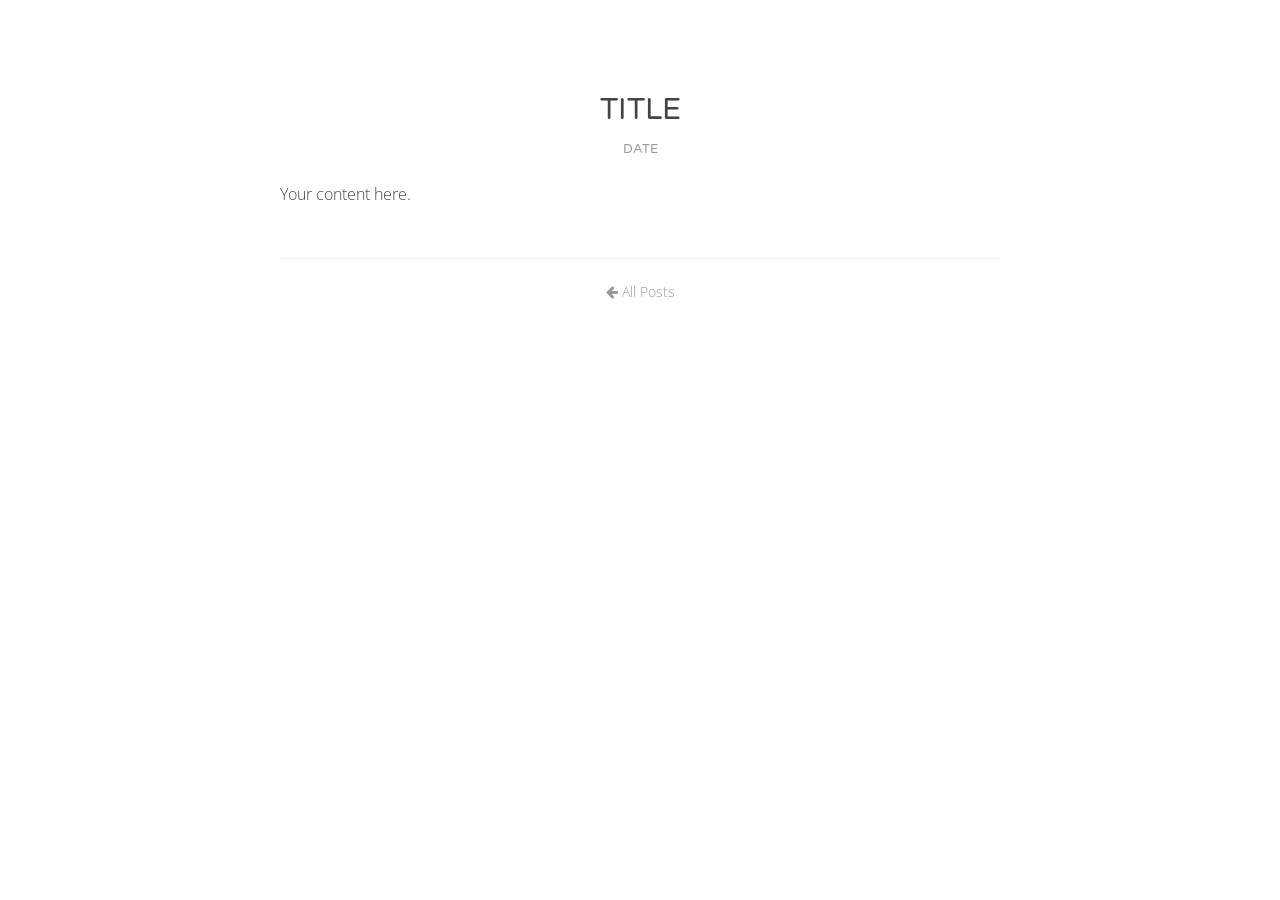
<file: blog/posts/template.html>
<!DOCTYPE html>
<html lang="en">

<head>
  <meta charset="utf-8">
  <meta name="viewport" content="width=device-width, initial-scale=1.0">
  <title>TITLE - Xinyu Yuan</title>

  <link rel="apple-touch-icon" sizes="180x180" href="../../images/favicons/zju-badge-180x180.png">
  <link rel="icon" type="image/png" sizes="32x32" href="../../images/favicons/zju-badge-32x32.png">
  <link rel="icon" type="image/png" sizes="16x16" href="../../images/favicons/zju-badge-16x16.png">
  <link rel="shortcut icon" href="../../images/favicons/zju-badge-favicon.ico">

  <link href="../../css/bootstrap.min.css" rel="stylesheet" type="text/css">
  <link href="../../font-awesome/css/font-awesome.min.css" rel="stylesheet" type="text/css">
  <link href="../../css/style.css?v=bc5ea2" rel="stylesheet">

  <style>
    .post-container {
      max-width: 720px;
      margin: 0 auto;
    }
    .post-header {
      text-align: center;
      padding: 50px 0 20px;
    }
    .post-header h1 {
      font-size: 30px;
      margin-bottom: 6px;
      line-height: 1.35em;
    }
    .post-header .post-date {
      font-size: 13px;
      color: #999;
      font-family: 'Varela Round', sans-serif;
    }
    .post-body {
      color: #444;
      font-size: 16px;
      line-height: 1.75em;
    }
    .post-body h2 {
      font-size: 22px;
      margin: 32px 0 12px;
      color: #333;
    }
    .post-body h3 {
      font-size: 18px;
      margin: 24px 0 10px;
      color: #333;
    }
    .post-body p {
      margin: 0 0 16px;
    }
    .post-body ul, .post-body ol {
      margin: 0 0 16px;
      padding-left: 24px;
    }
    .post-body li {
      margin-bottom: 6px;
    }
    .post-body code {
      background: #f3f5f7;
      padding: 2px 6px;
      border-radius: 3px;
      font-size: 14px;
      color: #c0392b;
    }
    .post-body pre {
      background: #f8f8f8;
      border: 1px solid #e8e8e8;
      border-radius: 4px;
      padding: 14px 18px;
      overflow-x: auto;
      font-size: 14px;
      line-height: 1.5em;
    }
    .post-body pre code {
      background: none;
      padding: 0;
      color: #444;
    }
    .post-body blockquote {
      border-left: 3px solid #4682b4;
      margin: 0 0 16px;
      padding: 8px 16px;
      color: #666;
      background: #f8f8f8;
    }
    .post-body img {
      max-width: 100%;
      border-radius: 4px;
      margin: 12px 0;
    }
    .post-body a {
      color: #4682b4;
    }
    .post-body a:hover {
      color: #91d9ec;
    }

    .post-nav {
      max-width: 720px;
      margin: 50px auto 30px;
      padding-top: 20px;
      border-top: 1px solid #eee;
      text-align: center;
    }
    .post-nav a {
      font-size: 14px;
      color: #999;
    }
    .post-nav a:hover {
      color: #4682b4;
    }
  </style>
</head>

<body>
  <section class="home-section">
    <div class="container">
      <div class="post-container">

        <div class="post-header">
          <h1>TITLE</h1>
          <div class="post-date">DATE</div>
        </div>

        <div class="post-body">
          <p>Your content here.</p>
        </div>

        <div class="post-nav">
          <a href="../index.html"><i class="fa fa-arrow-left"></i> All Posts</a>
        </div>

      </div>
    </div>
  </section>
</body>
</html>
</file>
<file: css/style.css>
/* ==== Google font ==== */
@import url(https://fonts.googleapis.com/css?family=Varela+Round|Open+Sans:400,300,600,400italic,700);


body {
  width: 100%;
  height: 100%;
  font-family: 'Open Sans', sans-serif;
  font-weight: 300;
  color: #888;
  font-size: 16px;
  line-height: 1.6em;
  background-color: #fff;
}

html {
  width: 100%;
  height: 100%;
}

h1,
h2,
h3,
h4,
h5,
h6 {
  margin: 0 0 30px;
  font-family: 'Varela Round', sans-serif;
  font-weight: 400;
  color: #444;
}

blockquote {
	font-family: Georgia, arial, sans-serif;
	color: #bbb;
	font-size: 20px;
}

p {
  margin: 0 0 20px;
  font-size: 16px;
  line-height: 1.6em;
}

p.lead {
	font-weight: 600;
}

a {
  color: #4682b4;
  -webkit-transition: all .2s ease-in-out;
  -moz-transition: all .2s ease-in-out;
  transition: all .2s ease-in-out;
}

a:hover,
a:focus {
  text-decoration: none;
}

a:hover {
  color: #91d9ec;
  /* color: #4682b4; */
}

/*.light {
  font-weight: 400;
}*/

img.img-responsive {
  margin-bottom: 20px;
}

/* ------- Navigation ------------ */
#navigation {
  background: #fff;
  z-index: 9999;
  width:100%;
  box-sizing:border-box;
  border-bottom: 1px solid #eee;
  box-shadow:0px 0px 20px rgba(0, 0, 0, 0.1);
  text-align: center;
  margin: 0 auto;
}


.navbar {
  margin-bottom: 0;
}

.navbar-brand {
  font-weight: 700;
}


.navbar-brand:focus {
  outline: 0;
}

.nav.navbar-nav {
  background-color: rgba(255,255,255,.6);
}

#menu .nav.navbar-bar {
  text-align: center;
  float: none;
  margin: 0 auto;
}

.navbar-custom ul.nav {
  text-align: center;
  float: none;
  margin: 0 auto;
}
.navbar-custom ul.nav li {
  float: none;
  display: inline-block;
  text-align: center;
}
.navbar-custom ul.nav li a {
  font-size: 14px;
  letter-spacing: 1px;
  color: #444;
  text-transform: uppercase;
  font-weight: 700;
}


.navbar-custom .nav li a {
  -webkit-transition: background .3s ease-in-out;
  -moz-transition: background .3s ease-in-out;
  transition: background .3s ease-in-out;
}

.navbar-custom .nav li a:hover,
.navbar-custom .nav li a:focus,
.navbar-custom .nav li.active {
  outline: 0;
  background-color: rgba(255,255,255,.2);
}

.navbar-toggle {
  padding: 4px 6px;
  font-size: 14px;
  color: #fff;
}

.navbar-toggle:focus,
.navbar-toggle:active {
  outline: 0;
}


/* loader */
#preloader {
  background: #ffffff;
  bottom: 0;
  height: 100%;
  left: 0;
  position: fixed;
  right: 0;
  top: 0;
  width: 100%;
  z-index: 999;
}


@keyframes boxSpin{
  0%{
    transform: translate(-10px, 0px);
  }
  25%{
    transform: translate(10px, 10px);
  }
  50%{
    transform: translate(10px, -10px);
  }
  75%{
    transform: translate(-10px, -10px);
  }
  100%{
    transform: translate(-10px, 10px);
  }
}


@keyframes shadowSpin{
  0%{
    box-shadow: 10px -10px #39CCCC, -10px 10px #FFDC00;
  }
  25%{
    box-shadow: 10px 10px #39CCCC, -10px -10px #FFDC00;
  }
  50%{
    box-shadow: -10px 10px #39CCCC, 10px -10px #FFDC00;
  }
  75%{
    box-shadow: -10px -10px #39CCCC, 10px 10px #FFDC00;
  }
  100%{
    box-shadow: 10px -10px #39CCCC, -10px 10px #FFDC00;
  }
}

#load {
  z-index: 9999;
  background-color: #FF4136;
  opacity: 0.75;
  width: 10px;
  height: 10px;
  position: absolute;
  top: 50%;
  margin: -5px auto 0 auto;
  left: 0;
  right: 0;
  border-radius: 0px;
  border: 5px solid #FF4136;
  box-shadow: 10px 0px #39CCCC, 10px 0px #01FF70;
  animation: shadowSpin 1s ease-in-out infinite;
}

/* misc */
hr {
  margin-top: 10px;
}

/* margins */
.marginbot-0{margin-bottom:0 !important;}
.marginbot-10{margin-bottom:10px !important;}
.marginbot-20{margin-bottom:20px !important;}
.marginbot-30{margin-bottom:30px !important;}
.marginbot-40{margin-bottom:40px !important;}
.marginbot-50{margin-bottom:50px !important;}

/* ===========================
--- General sections
============================ */

.home-section {
  padding-top: 40px;
  padding-bottom: 30px;
  display:block;
  position:relative;
  z-index:120;
}

.page-heading {
  margin-top: 30px;
}

.section-heading {
	margin-top: 36px;
	margin-bottom: 6px;
	overflow: hidden;
}
.section-heading:first-of-type {
	margin-top: 0;
}

.section-heading h2 {
	font-size: 40px;
  margin-top: 20px;
	margin-bottom: 10px;
	line-height: 1em;
}
.section-heading h3 {
  font-size: 25px;
  margin-top: 0;
  margin-bottom: 4px;
  line-height: 1em;
  color: #333;
}
.section-heading h3 .fa {
  color: #4682b4;
  margin-right: 8px;
}
.section-heading i {
	margin-bottom: 20px;
}


/* --- section bg var --- */

.bg-white {
	background: #fff;
}

.bg-gray {
	background: #f8f8f8;
}


.bg-dark {
	background: #575757;
}

/* --- section color var --- */

.text-light {
	color: #fff;
}


/* ===========================
--- About
============================ */

.down-cv {
  font-family: Georgia, arial, sans-serif;
  font-style: italic;
  font-size: 15px;
  text-decoration: underline;
}

.portrait-float {
  float: left;
  width: 220px;
  margin-right: 22px;
  margin-bottom: 12px;
  border-radius: 6px;
}

@media (max-width: 767px) {
  .portrait-float {
    float: none;
    display: block;
    width: 160px;
    margin: 0 auto 18px;
  }
}

.news {
  color: red;
  margin: 15px 0 10px;
}
.news-list p {
  margin: 0 0 5px;
  color: #000;
}

.wrap {
  word-wrap: break-word;
  word-break: break-all;
  white-space: normal;

  -webkit-hyphens: auto;
  -moz-hyphens: auto;
   hyphens: auto;
}

/* --- Bio card (About section) --- */
.bio-card {
  padding-top: 4px;
}

.bio-item {
  margin-bottom: 14px;
}
.bio-item:last-of-type {
  margin-bottom: 0;
}

.bio-label {
  display: inline-block;
  font-family: 'Varela Round', sans-serif;
  font-size: 14px;
  font-weight: 700;
  color: #4682b4;
  margin-bottom: 6px;
}
.bio-label .fa {
  margin-right: 6px;
}

.bio-item p {
  color: #555;
  font-size: 16px;
  line-height: 1.7em;
  margin: 0 0 6px 0;
}

.interest-tags {
  display: flex;
  flex-wrap: wrap;
  gap: 6px;
  margin-top: 8px;
  margin-bottom: 12px;
}

.bio-card .down-cv {
  margin-top: 10px;
  padding-top: 10px;
  border-top: 1px solid #e8e8e8;
  font-family: Georgia, arial, sans-serif;
  font-style: italic;
  font-size: 15px;
  text-decoration: underline;
}

/* ==========================
--- Experiences
============================= */

.period {
  color: #000;
  float: right;
}
/* ==========================
--- Publications
============================= */

.equal {
  font-family: 'Open Sans', sans-serif;
  font-size: 16px;
}

.publication {
  padding-top:0px;
  padding-bottom:0px;
  overflow: hidden;
  cursor: pointer;
  position: relative;
}
.publication::after {
  content: "\f054";
  font-family: FontAwesome;
  font-size: 13px;
  color: #bbb;
  position: absolute;
  right: 6px;
  top: 50%;
  transform: translateY(-50%) rotate(0deg);
  transition: transform 0.3s ease, color 0.2s;
}
.publication:hover::after {
  color: #4682b4;
}
.publication.expanded::after {
  transform: translateY(-50%) rotate(90deg);
  color: #4682b4;
}
.publication .img {
  max-width:300px;
  padding-right:0px;
}
.publication .text{
  text-align:left;
}

.title {
  font-weight: 600;
  color: #4682b4;
  /*color: #000;*/
}

.authors {
  color: black;
}
.authors a:link,
.authors a:visited{
  /*color:#888;*/
  color: black;
}
.authors a:hover{
  color: #91d9ec;
}

span.corr {
  font-size: 8px;
  vertical-align: super;
  margin-left: 1px;
  cursor: help;
}

.cd {
  font-weight: 600;
  /*color: #666;*/
  color: black;
}

.venue {
  /*color:#4682b4;*/
  /*font-weight:600;*/
  font-size: 15px;
  color: black;
}
.venue-st {
  /*font-style: normal;*/
  font-weight: 600;
}

.highlight {
  /*font-style: normal;*/
  color: red;
  font-weight: 600;
}

span.tag{
  padding-right:1px;
}

/* --- Publications stats (inline with heading) --- */
.pub-stats-inline {
  float: right;
  font-size: 13px;
  font-weight: 400;
  color: #888;
}
.pub-stat {
  margin: 0 4px;
}
.pub-stat-num {
  font-weight: 700;
  color: #4682b4;
  font-size: 15px;
}
.pub-divider {
  color: #ddd;
}

/* --- Publications scroll window --- */
.pub-scroll {
  max-height: 1300px;
  overflow-y: auto;
  padding-right: 6px;
}
.pub-scroll::-webkit-scrollbar {
  width: 5px;
}
.pub-scroll::-webkit-scrollbar-thumb {
  background: #ccc;
  border-radius: 3px;
}

/* --- Publications list --- */
.pub-list {
  list-style: none;
  padding-left: 0;
}
.pub-list > li {
  position: relative;
  padding: 14px 16px 10px 20px;
  margin-bottom: 14px;
  background: #fff;
  border: 1px solid #e8e8e8;
  border-left: 4px solid #4682b4;
  border-radius: 4px;
  transition: box-shadow 0.2s ease;
}
.pub-list > li:hover {
  box-shadow: 0 2px 10px rgba(0,0,0,0.07);
}

/* --- Patents list --- */
.competition {
  list-style: none;
  padding-left: 0;
  padding-bottom: 20px;
  counter-reset: patent-counter;
}
.competition > li {
  position: relative;
  padding-left: 40px;
  margin-bottom: 12px;
  counter-increment: patent-counter;
}
.competition > li::before {
  content: "P" counter(patent-counter);
  position: absolute;
  left: 0;
  top: 2px;
  font-family: 'Varela Round', sans-serif;
  font-size: 13px;
  font-weight: 700;
  color: #fff;
  background: #888;
  padding: 2px 8px;
  border-radius: 3px;
}
.competition * {
  color: black;
}
.competition a {
  color: #4682b4;
}
.competition a:hover {
    color: #91d9ec;
}

.award-lv {
  /* font-style: italic; */
  font-weight: 600;
}

.service {
  list-style: none;
  padding-left: 0;
}
.service > li {
  padding: 12px 14px;
  background: #fff;
  border: 1px solid #e8e8e8;
  border-radius: 6px;
  line-height: 2em;
}

.service-label {
  display: inline-block;
  font-family: 'Varela Round', sans-serif;
  font-size: 14px;
  font-weight: 700;
  color: #4682b4;
  margin-right: 14px;
}
.service-label .fa {
  margin-right: 5px;
}

.rev-conf {
  display: inline-block;
  font-weight: 600;
  font-size: 13px;
  color: #444;
  background: #f3f5f7;
  padding: 2px 10px;
  border-radius: 3px;
  margin: 2px 3px;
  vertical-align: top;
}
.rev-conf:has(+ .rev-badge) {
  border-radius: 3px 0 0 3px;
  margin-right: 0;
}
.rev-group {
  margin: 6px 0 0 0;
}
.rev-group-label {
  font-size: 12px;
  font-weight: 700;
  color: #999;
  margin-right: 8px;
  text-transform: uppercase;
}

.rev-badge {
  display: inline-block;
  font-size: 11px;
  font-weight: 700;
  color: #4682b4;
  background: #e8f0f8;
  padding: 2px 7px;
  border-radius: 0 3px 3px 0;
  margin: 2px 4px 2px -5px;
  vertical-align: top;
}

/* ===========================
--- Pub Details (expandable)
============================ */

.pub-rank {
  float: right;
  font-size: 12px;
  font-weight: 700;
  color: #fff;
  padding: 2px 8px;
  border-radius: 3px;
  margin-left: 8px;
}
.pub-rank.ccf-a { background: #c0392b; }
.pub-rank.ccf-b { background: #e67e22; }
.pub-rank.ccf-c { background: #27ae60; }
.pub-rank.jcr-q1 { background: #8e44ad; }
.pub-rank.jcr-q2 { background: #2980b9; }
.pub-details {
  max-height: 0;
  overflow: hidden;
  transition: max-height 0.4s ease;
}
.pub-details.show {
  max-height: none;
  overflow: visible;
  margin-top: 6px;
  margin-bottom: 4px;
}
.pub-details-content {
  display: flex;
  gap: 25px;
  padding: 14px 16px;
  background: #fff;
  border: 1px solid #e8e8e8;
  border-radius: 6px;
}
.pub-img {
  flex: 0 0 38%;
  max-width: 38%;
}
.no-img .pub-img {
  display: none;
}
.pub-img img {
  width: 100%;
  border-radius: 4px;
  border: 1px solid #eee;
}
.pub-abstract {
  flex: 1;
  min-width: 0;
  font-family: -apple-system, BlinkMacSystemFont, 'Segoe UI', Roboto, 'Microsoft YaHei', sans-serif;
  font-size: 11.5px;
  font-weight: 400;
  line-height: 1.6em;
  color: #555;
  text-align: justify;
  overflow-y: auto;
}
.pub-abstract > p::before {
  content: "Abstract: ";
  font-weight: 700;
  color: #333;
}
.pub-details-content.no-img .pub-abstract {
  flex: 1;
}

@media (max-width: 768px) {
  .pub-details-content {
    flex-direction: column;
    gap: 12px;
    padding: 12px;
  }
  .pub-img {
    flex: 0 0 auto;
    max-width: 100%;
  }
}

/* ===========================
--- Contact
============================ */

.icon {
  padding-left:8px;
  padding-right:8px;
}

.icon .fa {
  color: #888;
}

.icon:hover .fa{
  color: #4682b4;
}


/* ===========================
--- Footer
============================ */

footer {
  background-color: #000;
	text-align: center;
  padding: 10px 0;

}


/* ===========================
--- Elements
============================ */


@-webkit-keyframes pulse {
    0 {
        -webkit-transform: scale(1);
        transform: scale(1);
    }

    50% {
        -webkit-transform: scale(1.2);
        transform: scale(1.2);
    }

    100% {
        -webkit-transform: scale(1);
        transform: scale(1);
    }
}

@-moz-keyframes pulse {
    0 {
        -moz-transform: scale(1);
        transform: scale(1);
    }

    50% {
        -moz-transform: scale(1.2);
        transform: scale(1.2);
    }

    100% {
        -moz-transform: scale(1);
        transform: scale(1);
    }
}


/* Media queries */

@media (max-width:768px) {
  .page-heading {
    margin-top: 45px;
  }

	.navbar-header .fa {
		color: #666;
	}

	.col-xs-6 {
		margin-bottom: 30px;
	}
}

@media (max-width:480px) {

	.navbar-custom .nav.navbar-nav {
    background-color: rgba(255,255,255,.4);
	}

	.navbar.navbar-custom.navbar-fixed-top {
		margin-bottom: 30px;
	}
}
</file>
